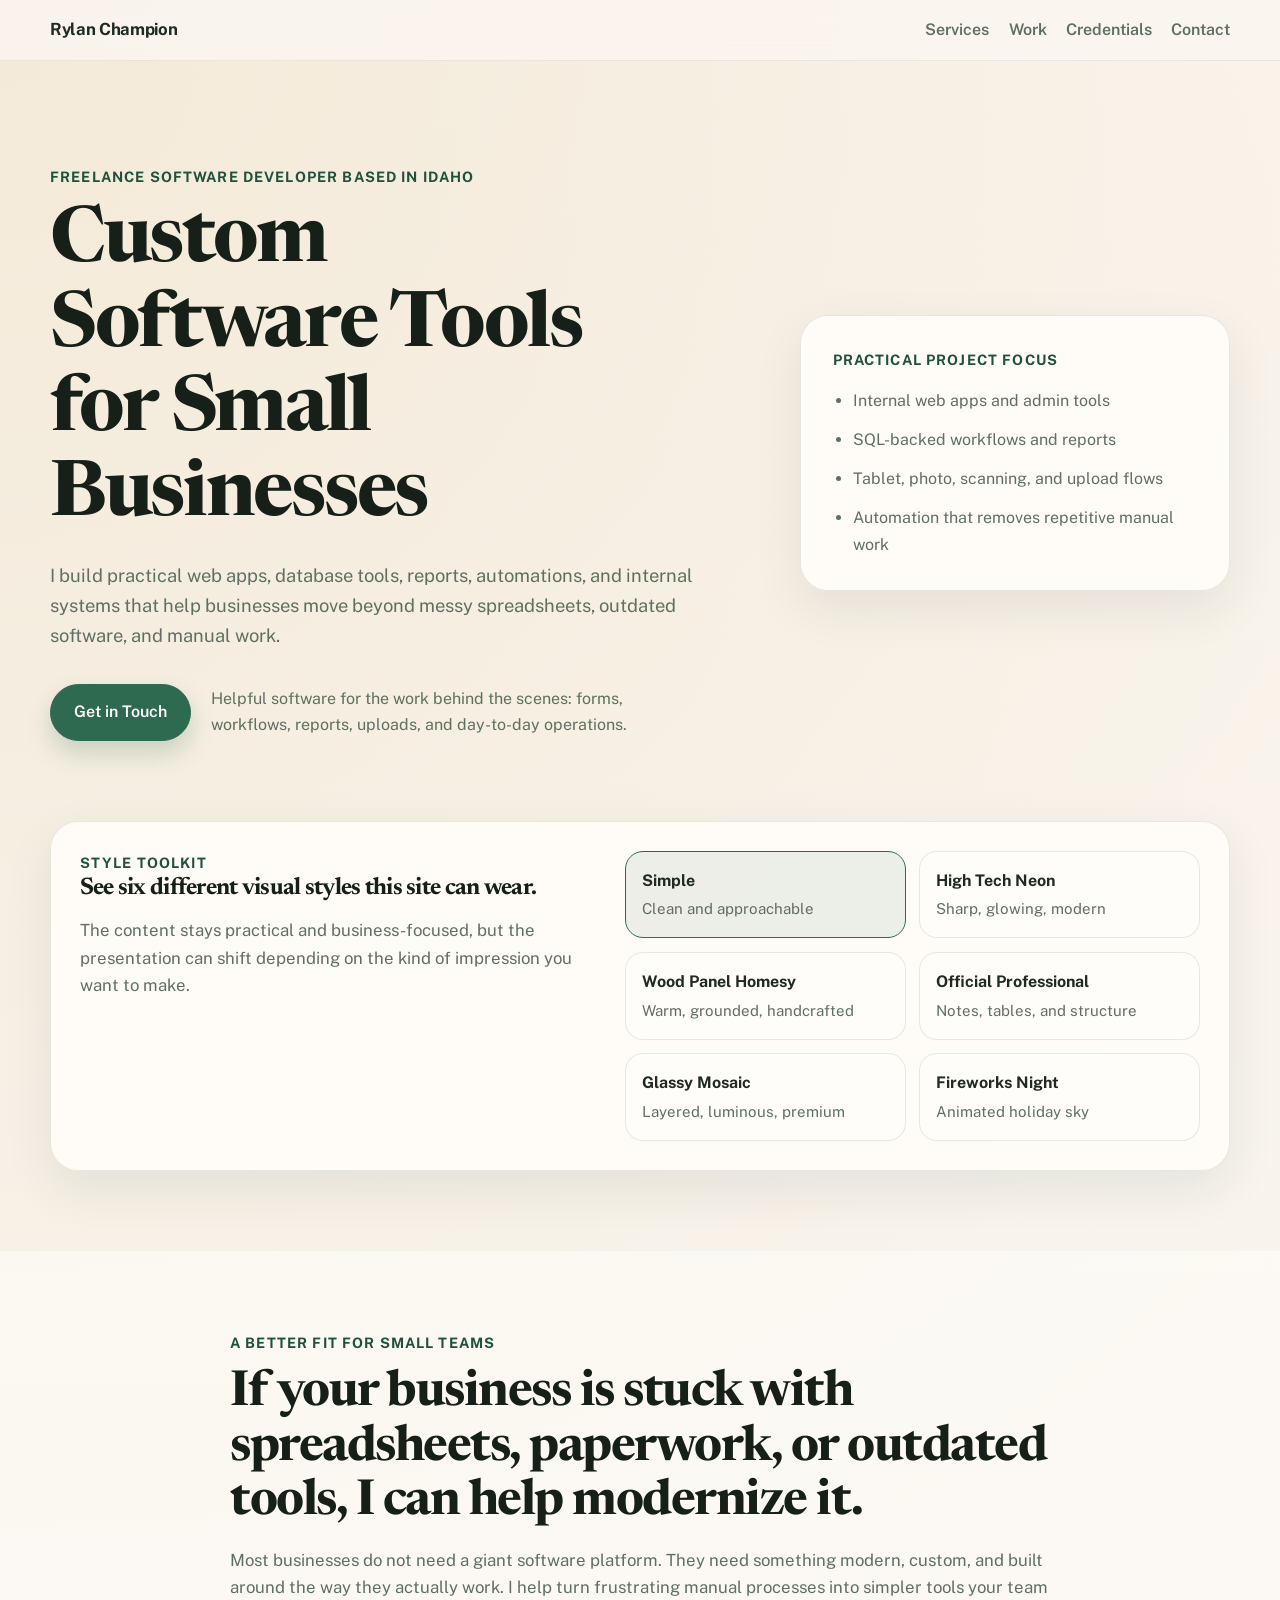
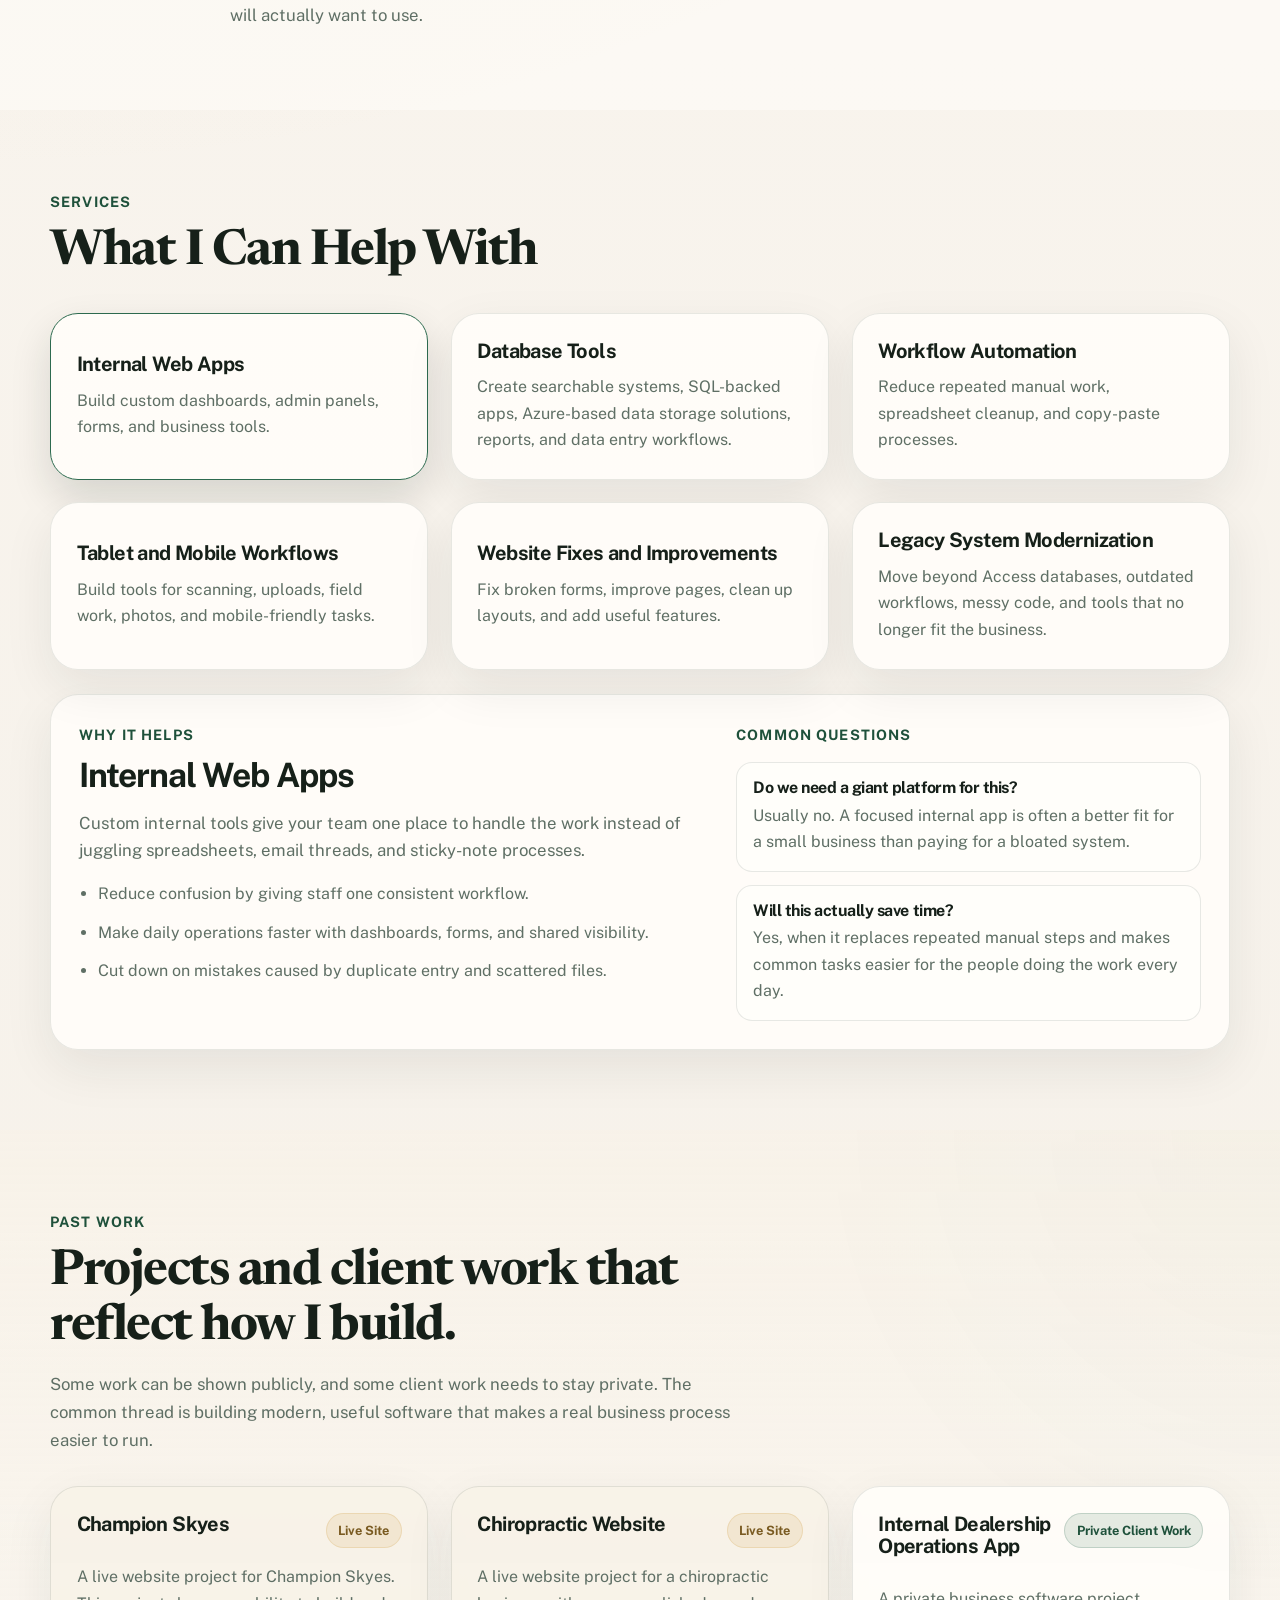
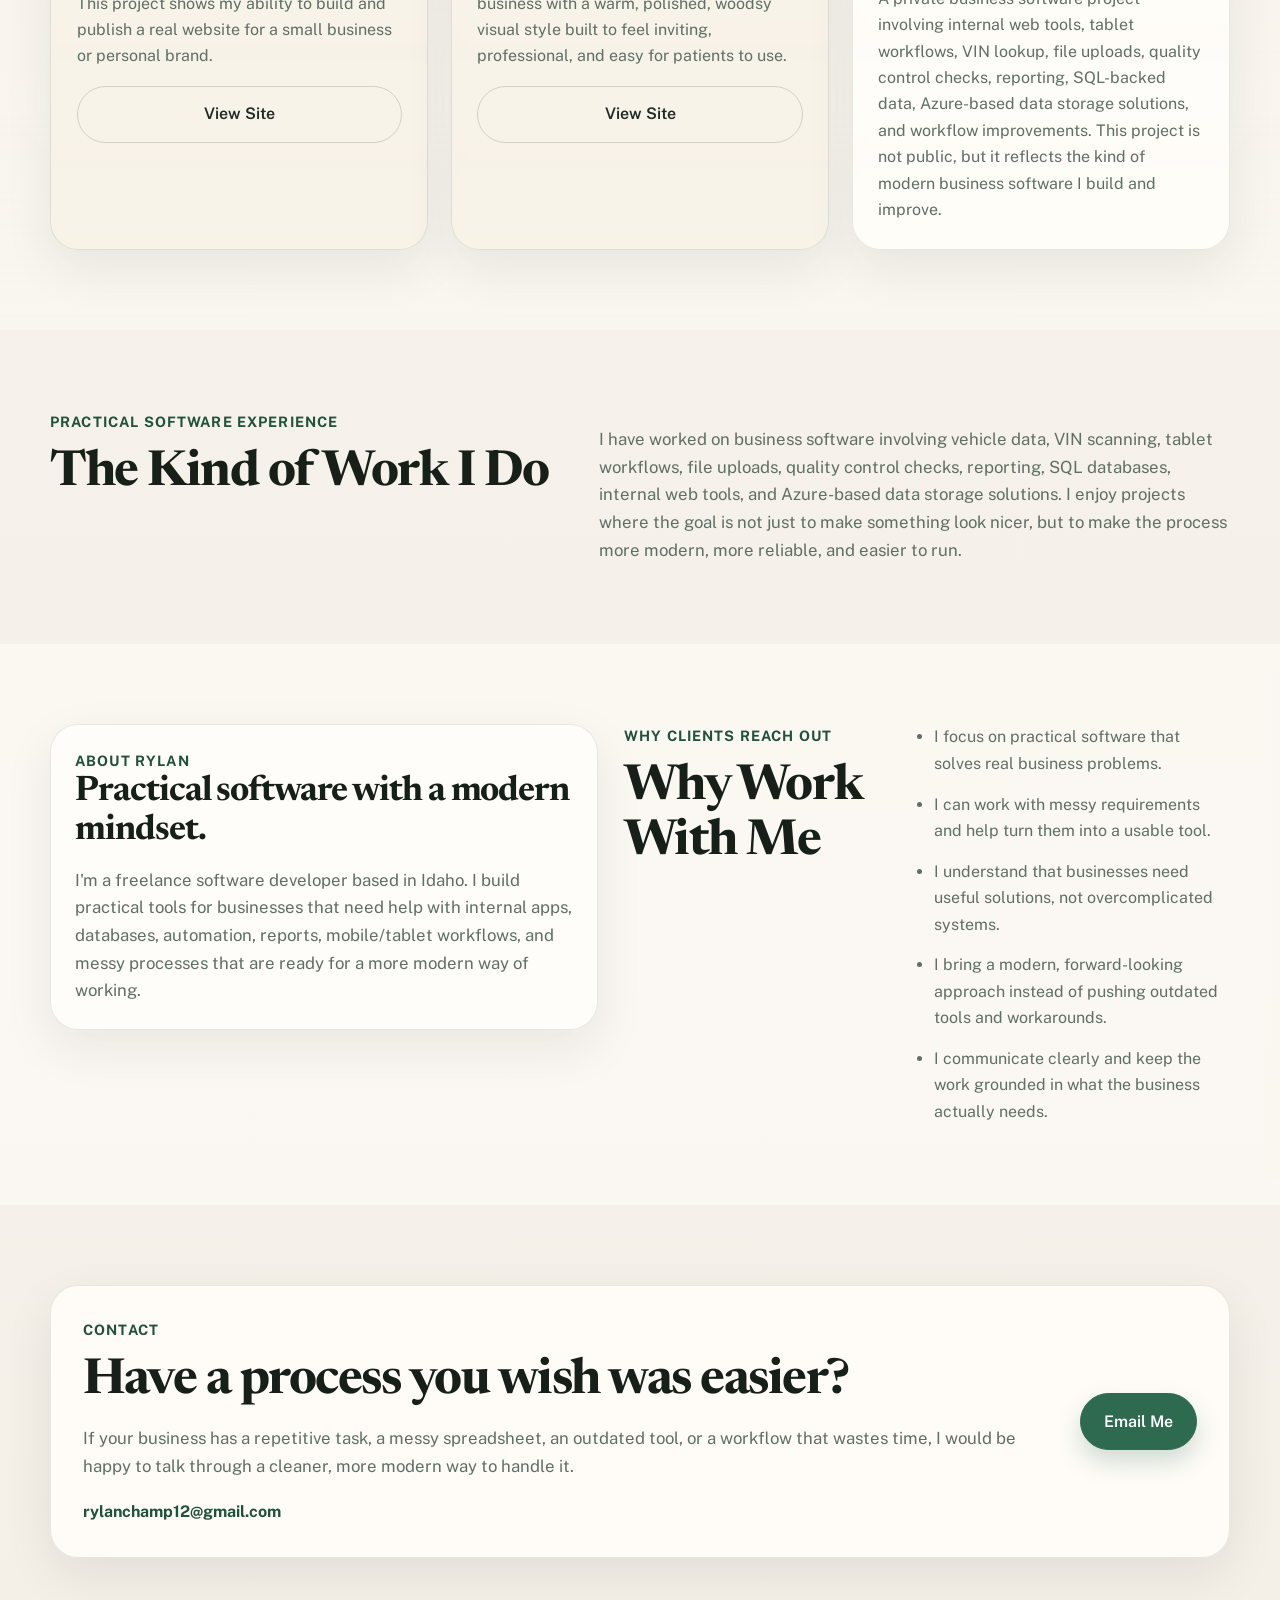
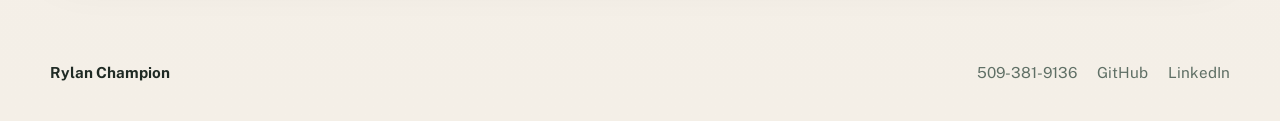
<file: docs/index.html>
<!DOCTYPE html>
<html lang="en">
<head>
    <meta charset="utf-8" />
    <meta name="viewport" content="width=device-width, initial-scale=1" />
    <title>Rylan Champion | Freelance Software Developer</title>
    <meta name="description" content="Freelance software developer building custom web apps, database tools, automation, reports, and internal software for small businesses." />
    <link rel="preconnect" href="https://fonts.googleapis.com" />
    <link rel="preconnect" href="https://fonts.gstatic.com" crossorigin />
    <link href="https://fonts.googleapis.com/css2?family=Newsreader:opsz,wght@6..72,600;6..72,700&family=Public+Sans:wght@400;500;600;700;800&display=swap" rel="stylesheet" />
    <link rel="stylesheet" href="./css/site.css" />
</head>
<body data-theme="simple">
    <canvas id="fireworks-background" class="fireworks-canvas" aria-hidden="true"></canvas>

    <header class="site-header">
        <nav class="site-nav">
            <div class="container site-shell nav-inner">
                <a class="site-brand" href="#top">Rylan Champion</a>
                <button class="site-nav-toggle" type="button" aria-expanded="false" aria-controls="site-nav-links" data-nav-toggle>
                    <span class="site-nav-toggle-label">Menu</span>
                </button>
                <div class="site-nav-menu" id="site-nav-links" data-nav-menu>
                    <ul class="site-nav-list">
                        <li><a class="site-nav-link" href="#services">Services</a></li>
                        <li><a class="site-nav-link" href="#work">Work</a></li>
                        <li><a class="site-nav-link" href="./credentials.html">Credentials</a></li>
                        <li><a class="site-nav-link" href="#contact">Contact</a></li>
                    </ul>
                </div>
            </div>
        </nav>
    </header>

    <main id="top">
        <section class="hero-section">
            <div class="container site-shell">
                <div class="hero-grid">
                    <div class="hero-copy">
                        <p class="eyebrow">Freelance Software Developer based in Idaho</p>
                        <h1>Custom Software Tools for Small Businesses</h1>
                        <p class="hero-lead">
                            I build practical web apps, database tools, reports, automations, and internal systems that help businesses move beyond messy spreadsheets, outdated software, and manual work.
                        </p>
                        <div class="hero-actions">
                            <button class="btn btn-primary btn-lg" type="button" data-email-trigger="hero">Get in Touch</button>
                            <p class="hero-supporting-text">Helpful software for the work behind the scenes: forms, workflows, reports, uploads, and day-to-day operations.</p>
                        </div>
                    </div>
                    <aside class="hero-panel" aria-label="Typical project focus areas">
                        <div class="hero-panel-card">
                            <p class="hero-panel-label">Practical project focus</p>
                            <ul class="hero-points">
                                <li>Internal web apps and admin tools</li>
                                <li>SQL-backed workflows and reports</li>
                                <li>Tablet, photo, scanning, and upload flows</li>
                                <li>Automation that removes repetitive manual work</li>
                            </ul>
                        </div>
                    </aside>
                </div>
            </div>
        </section>

        <section class="content-section theme-toolkit-section" aria-labelledby="theme-toolkit-title">
            <div class="container site-shell">
                <div class="theme-toolkit">
                    <div class="theme-toolkit-copy">
                        <p class="section-kicker">Style Toolkit</p>
                        <h2 id="theme-toolkit-title">See six different visual styles this site can wear.</h2>
                        <p class="section-text">
                            The content stays practical and business-focused, but the presentation can shift depending on the kind of impression you want to make.
                        </p>
                    </div>
                    <div class="theme-switcher" role="group" aria-label="Website style options">
                        <button class="theme-option is-active" type="button" data-theme-value="simple">
                            <span class="theme-option-name">Simple</span>
                            <span class="theme-option-note">Clean and approachable</span>
                        </button>
                        <button class="theme-option" type="button" data-theme-value="neon">
                            <span class="theme-option-name">High Tech Neon</span>
                            <span class="theme-option-note">Sharp, glowing, modern</span>
                        </button>
                        <button class="theme-option" type="button" data-theme-value="homestead">
                            <span class="theme-option-name">Wood Panel Homesy</span>
                            <span class="theme-option-note">Warm, grounded, handcrafted</span>
                        </button>
                        <button class="theme-option" type="button" data-theme-value="ledger">
                            <span class="theme-option-name">Official Professional</span>
                            <span class="theme-option-note">Notes, tables, and structure</span>
                        </button>
                        <button class="theme-option" type="button" data-theme-value="mosaic">
                            <span class="theme-option-name">Glassy Mosaic</span>
                            <span class="theme-option-note">Layered, luminous, premium</span>
                        </button>
                        <button class="theme-option" type="button" data-theme-value="fireworks">
                            <span class="theme-option-name">Fireworks Night</span>
                            <span class="theme-option-note">Animated holiday sky</span>
                        </button>
                    </div>
                </div>
            </div>
        </section>

        <section class="content-section section-muted">
            <div class="container site-shell narrow-section">
                <p class="section-kicker">A better fit for small teams</p>
                <h2>If your business is stuck with spreadsheets, paperwork, or outdated tools, I can help modernize it.</h2>
                <p class="section-text">
                    Most businesses do not need a giant software platform. They need something modern, custom, and built around the way they actually work. I help turn frustrating manual processes into simpler tools your team will actually want to use.
                </p>
            </div>
        </section>

        <section class="content-section" id="services">
            <div class="container site-shell">
                <div class="section-heading">
                    <p class="section-kicker">Services</p>
                    <h2>What I Can Help With</h2>
                </div>
                <div class="card-grid">
                    <button class="info-card service-card is-active" type="button" data-service-key="internal-web-apps" aria-pressed="true">
                        <h3>Internal Web Apps</h3>
                        <p>Build custom dashboards, admin panels, forms, and business tools.</p>
                    </button>
                    <button class="info-card service-card" type="button" data-service-key="database-tools" aria-pressed="false">
                        <h3>Database Tools</h3>
                        <p>Create searchable systems, SQL-backed apps, Azure-based data storage solutions, reports, and data entry workflows.</p>
                    </button>
                    <button class="info-card service-card" type="button" data-service-key="workflow-automation" aria-pressed="false">
                        <h3>Workflow Automation</h3>
                        <p>Reduce repeated manual work, spreadsheet cleanup, and copy-paste processes.</p>
                    </button>
                    <button class="info-card service-card" type="button" data-service-key="tablet-mobile-workflows" aria-pressed="false">
                        <h3>Tablet and Mobile Workflows</h3>
                        <p>Build tools for scanning, uploads, field work, photos, and mobile-friendly tasks.</p>
                    </button>
                    <button class="info-card service-card" type="button" data-service-key="website-fixes" aria-pressed="false">
                        <h3>Website Fixes and Improvements</h3>
                        <p>Fix broken forms, improve pages, clean up layouts, and add useful features.</p>
                    </button>
                    <button class="info-card service-card" type="button" data-service-key="legacy-cleanup" aria-pressed="false">
                        <h3>Legacy System Modernization</h3>
                        <p>Move beyond Access databases, outdated workflows, messy code, and tools that no longer fit the business.</p>
                    </button>
                </div>
                <div class="service-detail-card" id="service-detail" aria-live="polite">
                    <div class="service-detail-grid">
                        <div>
                            <p class="section-kicker">Why It Helps</p>
                            <h3 id="service-detail-title">Internal Web Apps</h3>
                            <p class="section-text" id="service-detail-summary">
                                Custom internal tools give your team one place to handle the work instead of jumping between spreadsheets, email threads, and workarounds.
                            </p>
                            <ul class="service-detail-list" id="service-detail-benefits">
                                <li>Reduce confusion by giving staff one consistent workflow.</li>
                                <li>Make day-to-day operations faster with forms, dashboards, and shared visibility.</li>
                                <li>Cut down on mistakes caused by copy-paste steps and scattered files.</li>
                            </ul>
                        </div>
                        <div>
                            <p class="section-kicker">Common Questions</p>
                            <div class="service-faq-list" id="service-detail-faqs">
                                <article class="service-faq-item">
                                    <h4>Do we need a huge system for this?</h4>
                                    <p>Usually no. Many small businesses only need a focused tool that matches the way they already work.</p>
                                </article>
                                <article class="service-faq-item">
                                    <h4>Will my team actually use it?</h4>
                                    <p>That is the goal. The point is to make work simpler, not add another bloated platform people avoid.</p>
                                </article>
                            </div>
                        </div>
                    </div>
                </div>
            </div>
        </section>

        <section class="content-section section-accent" id="work">
            <div class="container site-shell">
                <div class="section-heading">
                    <p class="section-kicker">Past Work</p>
                    <h2>Projects and client work that reflect how I build.</h2>
                    <p class="section-text">
                        Some work can be shown publicly, and some client work needs to stay private. The common thread is building modern, useful software that makes a real business process easier to run.
                    </p>
                </div>
                <div class="project-grid">
                    <article class="project-card project-card-muted">
                        <div class="project-card-header">
                            <h3>Champion Skyes</h3>
                            <span class="status-badge">Live Site</span>
                        </div>
                        <p>A live website project for Champion Skyes. This project shows my ability to build and publish a real website for a small business or personal brand.</p>
                        <a class="btn btn-outline-primary" href="https://championskyes.com/" target="_blank" rel="noreferrer">View Site</a>
                    </article>
                    <article class="project-card project-card-muted">
                        <div class="project-card-header">
                            <h3>Chiropractic Website</h3>
                            <span class="status-badge">Live Site</span>
                        </div>
                        <p>A live website project for a chiropractic business with a warm, polished, woodsy visual style built to feel inviting, professional, and easy for patients to use.</p>
                        <a class="btn btn-outline-primary" href="https://champion-family-chiro-preview.azurewebsites.net/" target="_blank" rel="noreferrer">View Site</a>
                    </article>
                    <article class="project-card">
                        <div class="project-card-header">
                            <h3>Internal Dealership Operations App</h3>
                            <span class="status-badge status-badge-secondary">Private Client Work</span>
                        </div>
                        <p>A private business software project involving internal web tools, tablet workflows, VIN lookup, file uploads, quality control checks, reporting, SQL-backed data, Azure-based data storage solutions, and workflow improvements. This project is not public, but it reflects the kind of modern business software I build and improve.</p>
                    </article>
                </div>
            </div>
        </section>

        <section class="content-section">
            <div class="container site-shell two-column-section">
                <div class="section-heading">
                    <p class="section-kicker">Practical software experience</p>
                    <h2>The Kind of Work I Do</h2>
                </div>
                <div>
                    <p class="section-text">
                        I have worked on business software involving vehicle data, VIN scanning, tablet workflows, file uploads, quality control checks, reporting, SQL databases, internal web tools, and Azure-based data storage solutions. I enjoy projects where the goal is not just to make something look nicer, but to make the process more modern, more reliable, and easier to run.
                    </p>
                </div>
            </div>
        </section>

        <section class="content-section section-muted">
            <div class="container site-shell about-why-grid">
                <article class="about-card about-card-no-photo" aria-labelledby="about-rylan-title">
                    <div class="about-copy">
                        <p class="section-kicker">About Rylan</p>
                        <h2 id="about-rylan-title">Practical software with a modern mindset.</h2>
                        <p class="section-text">
                            I'm a freelance software developer based in Idaho. I build practical tools for businesses that need help with internal apps, databases, automation, reports, mobile/tablet workflows, and messy processes that are ready for a more modern way of working.
                        </p>
                    </div>
                </article>
                <div class="two-column-section why-section">
                    <div class="section-heading">
                        <p class="section-kicker">Why clients reach out</p>
                        <h2>Why Work With Me</h2>
                    </div>
                    <ul class="benefit-list">
                        <li>I focus on practical software that solves real business problems.</li>
                        <li>I can work with messy requirements and help turn them into a usable tool.</li>
                        <li>I understand that businesses need useful solutions, not overcomplicated systems.</li>
                        <li>I bring a modern, forward-looking approach instead of pushing outdated tools and workarounds.</li>
                        <li>I communicate clearly and keep the work grounded in what the business actually needs.</li>
                    </ul>
                </div>
            </div>
        </section>

        <section class="content-section contact-section" id="contact">
            <div class="container site-shell">
                <div class="contact-card">
                    <div>
                        <p class="section-kicker">Contact</p>
                        <h2>Have a process you wish was easier?</h2>
                        <p class="section-text">
                            If your business has a repetitive task, a messy spreadsheet, an outdated tool, or a workflow that wastes time, I would be happy to talk through a cleaner, more modern way to handle it.
                        </p>
                        <a class="contact-link" href="mailto:rylanchamp12@gmail.com">rylanchamp12@gmail.com</a>
                    </div>
                    <div class="contact-actions">
                        <button class="btn btn-primary btn-lg" type="button" data-email-trigger="contact">Email Me</button>
                    </div>
                </div>
            </div>
        </section>
    </main>

    <footer class="site-footer">
        <div class="container site-shell footer-inner">
            <span class="footer-name">Rylan Champion</span>
            <div class="footer-links">
                <a href="tel:5093819136">509-381-9136</a>
                <a href="https://github.com/CodexChamp" target="_blank" rel="noreferrer">GitHub</a>
                <a href="https://www.linkedin.com/in/rylan-champion-a25611303/" target="_blank" rel="noreferrer">LinkedIn</a>
            </div>
        </div>
    </footer>

    <div class="email-choice-backdrop" id="email-choice-backdrop" hidden></div>
    <div class="email-choice-modal" id="email-choice-modal" role="dialog" aria-modal="true" aria-labelledby="email-choice-title" hidden>
        <button class="email-choice-close" type="button" id="email-choice-close" aria-label="Close contact options">&times;</button>
        <p class="section-kicker">Contact Options</p>
        <h2 id="email-choice-title">How would you like to send your message?</h2>
        <p class="section-text">Choose Gmail, Outlook, or your default email app.</p>
        <div class="email-choice-actions">
            <a class="email-choice-option" href="https://mail.google.com/mail/?view=cm&amp;fs=1&amp;to=rylanchamp12@gmail.com" target="_blank" rel="noreferrer">
                <span class="email-choice-name">Use Gmail</span>
                <span class="email-choice-note">Open a new Gmail compose window</span>
            </a>
            <a class="email-choice-option" href="https://outlook.office.com/mail/deeplink/compose?to=rylanchamp12@gmail.com" target="_blank" rel="noreferrer">
                <span class="email-choice-name">Use Outlook</span>
                <span class="email-choice-note">Open a new Outlook compose window</span>
            </a>
            <a class="email-choice-option" href="mailto:rylanchamp12@gmail.com">
                <span class="email-choice-name">Use Default Email App</span>
                <span class="email-choice-note">Open the email app already set on this device</span>
            </a>
        </div>
    </div>

    <script src="./js/site.js"></script>
</body>
</html>
</file>
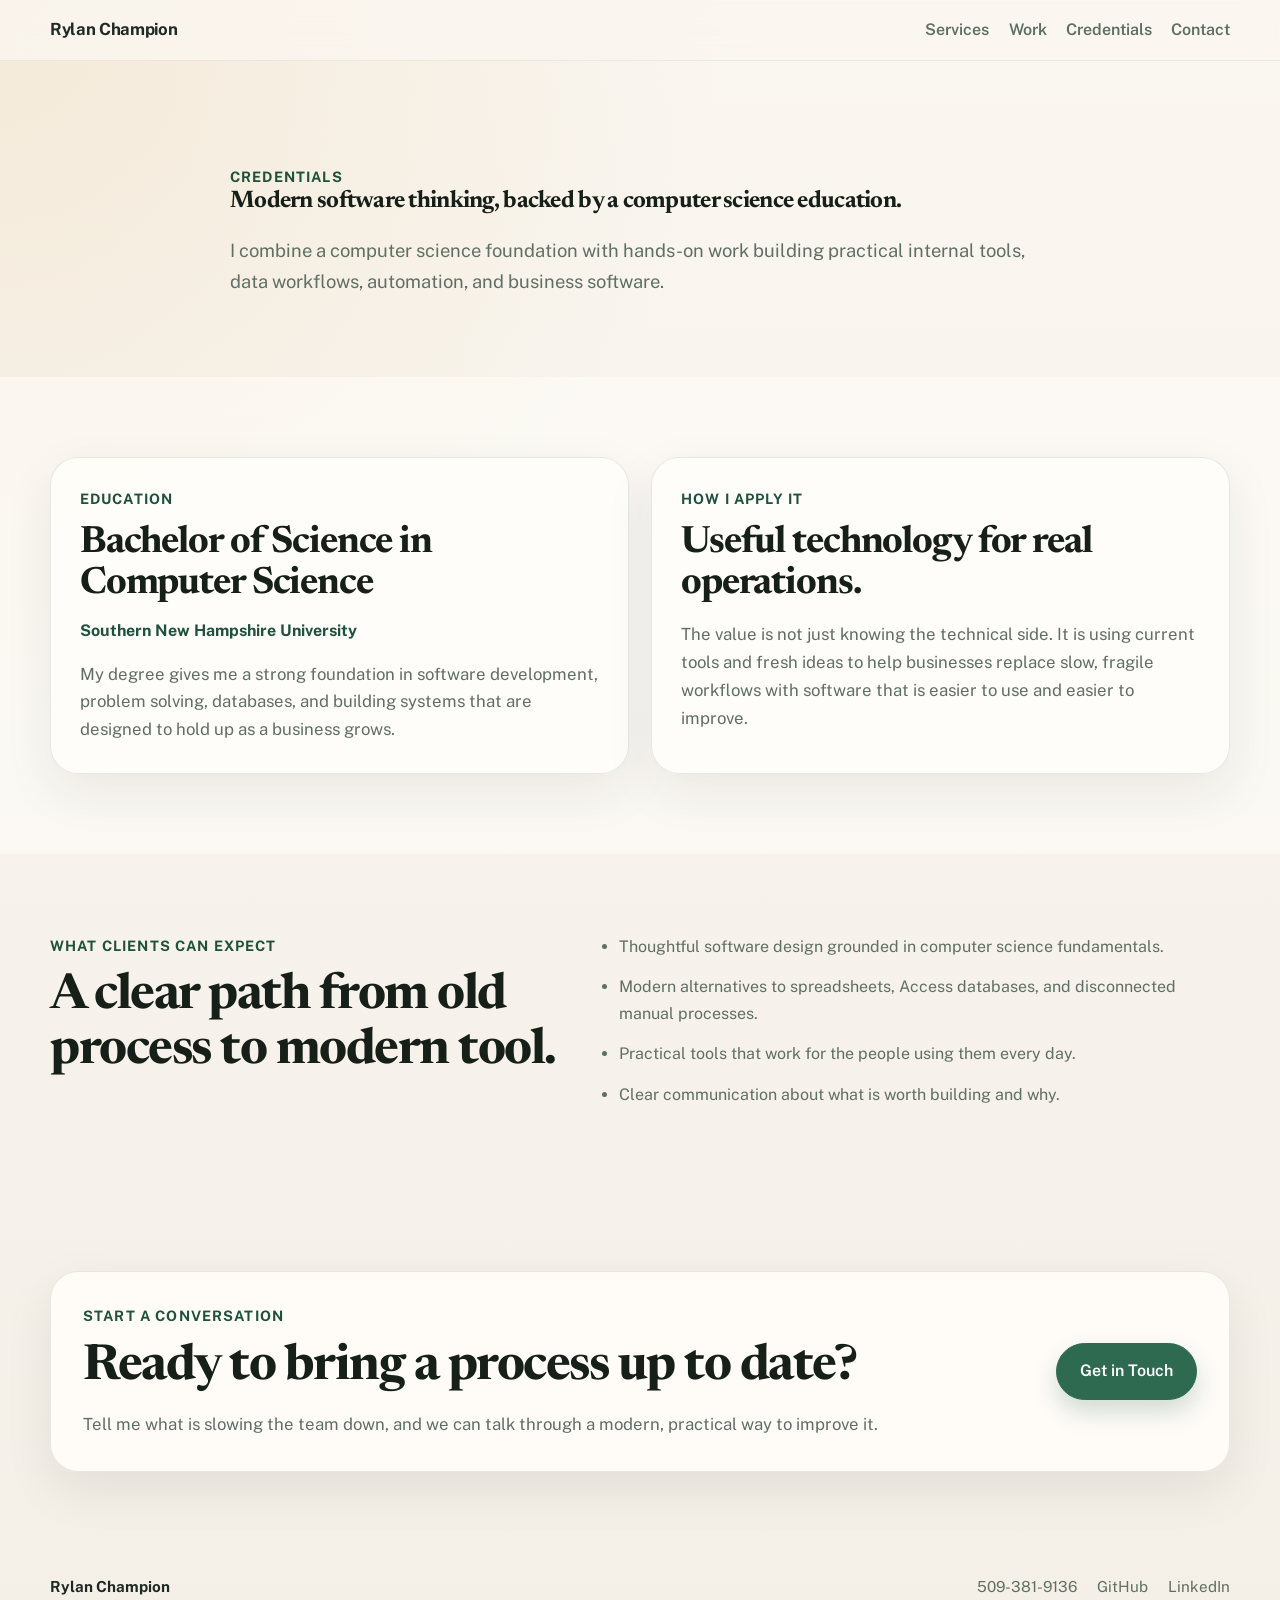
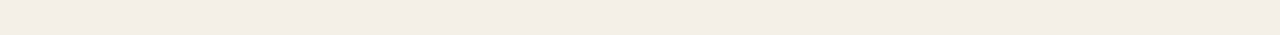
<file: docs/credentials.html>
<!DOCTYPE html>
<html lang="en">
<head>
    <meta charset="utf-8" />
    <meta name="viewport" content="width=device-width, initial-scale=1" />
    <title>Credentials | Rylan Champion</title>
    <meta name="description" content="Credentials and background for Rylan Champion, freelance software developer building modern business software." />
    <link rel="preconnect" href="https://fonts.googleapis.com" />
    <link rel="preconnect" href="https://fonts.gstatic.com" crossorigin />
    <link href="https://fonts.googleapis.com/css2?family=Newsreader:opsz,wght@6..72,600;6..72,700&family=Public+Sans:wght@400;500;600;700;800&display=swap" rel="stylesheet" />
    <link rel="stylesheet" href="./css/site.css" />
</head>
<body data-theme="simple">
    <canvas id="fireworks-background" class="fireworks-canvas" aria-hidden="true"></canvas>

    <header class="site-header">
        <nav class="site-nav">
            <div class="container site-shell nav-inner">
                <a class="site-brand" href="./index.html#top">Rylan Champion</a>
                <button class="site-nav-toggle" type="button" aria-expanded="false" aria-controls="site-nav-links" data-nav-toggle>
                    <span class="site-nav-toggle-label">Menu</span>
                </button>
                <div class="site-nav-menu" id="site-nav-links" data-nav-menu>
                    <ul class="site-nav-list">
                        <li><a class="site-nav-link" href="./index.html#services">Services</a></li>
                        <li><a class="site-nav-link" href="./index.html#work">Work</a></li>
                        <li><a class="site-nav-link" href="./credentials.html" aria-current="page">Credentials</a></li>
                        <li><a class="site-nav-link" href="./index.html#contact">Contact</a></li>
                    </ul>
                </div>
            </div>
        </nav>
    </header>

    <main id="top">
        <section class="hero-section credentials-hero">
            <div class="container site-shell narrow-section">
                <p class="eyebrow">Credentials</p>
                <h1>Modern software thinking, backed by a computer science education.</h1>
                <p class="hero-lead">
                    I combine a computer science foundation with hands-on work building practical internal tools, data workflows, automation, and business software.
                </p>
            </div>
        </section>

        <section class="content-section section-muted">
            <div class="container site-shell credentials-grid">
                <article class="credential-card">
                    <p class="section-kicker">Education</p>
                    <h2>Bachelor of Science in Computer Science</h2>
                    <p class="credential-school">Southern New Hampshire University</p>
                    <p class="section-text">
                        My degree gives me a strong foundation in software development, problem solving, databases, and building systems that are designed to hold up as a business grows.
                    </p>
                </article>
                <article class="credential-card">
                    <p class="section-kicker">How I Apply It</p>
                    <h2>Useful technology for real operations.</h2>
                    <p class="section-text">
                        The value is not just knowing the technical side. It is using current tools and fresh ideas to help businesses replace slow, fragile workflows with software that is easier to use and easier to improve.
                    </p>
                </article>
            </div>
        </section>

        <section class="content-section">
            <div class="container site-shell two-column-section">
                <div class="section-heading">
                    <p class="section-kicker">What Clients Can Expect</p>
                    <h2>A clear path from old process to modern tool.</h2>
                </div>
                <ul class="benefit-list">
                    <li>Thoughtful software design grounded in computer science fundamentals.</li>
                    <li>Modern alternatives to spreadsheets, Access databases, and disconnected manual processes.</li>
                    <li>Practical tools that work for the people using them every day.</li>
                    <li>Clear communication about what is worth building and why.</li>
                </ul>
            </div>
        </section>

        <section class="content-section contact-section" id="contact">
            <div class="container site-shell">
                <div class="contact-card">
                    <div>
                        <p class="section-kicker">Start a Conversation</p>
                        <h2>Ready to bring a process up to date?</h2>
                        <p class="section-text">Tell me what is slowing the team down, and we can talk through a modern, practical way to improve it.</p>
                    </div>
                    <div class="contact-actions">
                        <button class="btn btn-primary btn-lg" type="button" data-email-trigger="credentials">Get in Touch</button>
                    </div>
                </div>
            </div>
        </section>
    </main>

    <footer class="site-footer">
        <div class="container site-shell footer-inner">
            <span class="footer-name">Rylan Champion</span>
            <div class="footer-links">
                <a href="tel:5093819136">509-381-9136</a>
                <a href="https://github.com/CodexChamp" target="_blank" rel="noreferrer">GitHub</a>
                <a href="https://www.linkedin.com/in/rylan-champion-a25611303/" target="_blank" rel="noreferrer">LinkedIn</a>
            </div>
        </div>
    </footer>

    <div class="email-choice-backdrop" id="email-choice-backdrop" hidden></div>
    <div class="email-choice-modal" id="email-choice-modal" role="dialog" aria-modal="true" aria-labelledby="email-choice-title" hidden>
        <button class="email-choice-close" type="button" id="email-choice-close" aria-label="Close contact options">&times;</button>
        <p class="section-kicker">Contact Options</p>
        <h2 id="email-choice-title">How would you like to send your message?</h2>
        <p class="section-text">Choose Gmail, Outlook, or your default email app.</p>
        <div class="email-choice-actions">
            <a class="email-choice-option" href="https://mail.google.com/mail/?view=cm&amp;fs=1&amp;to=rylanchamp12@gmail.com" target="_blank" rel="noreferrer">
                <span class="email-choice-name">Use Gmail</span>
                <span class="email-choice-note">Open a new Gmail compose window</span>
            </a>
            <a class="email-choice-option" href="https://outlook.office.com/mail/deeplink/compose?to=rylanchamp12@gmail.com" target="_blank" rel="noreferrer">
                <span class="email-choice-name">Use Outlook</span>
                <span class="email-choice-note">Open a new Outlook compose window</span>
            </a>
            <a class="email-choice-option" href="mailto:rylanchamp12@gmail.com">
                <span class="email-choice-name">Use Default Email App</span>
                <span class="email-choice-note">Open the email app already set on this device</span>
            </a>
        </div>
    </div>

    <script src="./js/site.js"></script>
</body>
</html>
</file>
<file: docs/css/site.css>
:root {
  --bg: #f4efe7;
  --surface: #fffdf9;
  --surface-soft: #f8f2e8;
  --surface-strong: rgba(255, 253, 249, 0.92);
  --text: #1f2a24;
  --muted: #5f6f65;
  --line: rgba(57, 74, 65, 0.12);
  --line-strong: rgba(57, 74, 65, 0.2);
  --primary: #2d6a4f;
  --primary-deep: #1f513b;
  --accent: #d9b26c;
  --shadow: 0 18px 50px rgba(27, 42, 35, 0.08);
  --radius-xl: 28px;
  --hero-overlay: radial-gradient(circle at top left, rgba(217, 178, 108, 0.18), transparent 35%);
  --body-gradient: linear-gradient(180deg, #faf6f0 0%, var(--bg) 100%);
  --header-bg: rgba(250, 246, 240, 0.82);
  --muted-section-bg: rgba(255, 253, 249, 0.55);
  --accent-section-bg: linear-gradient(180deg, rgba(248, 242, 232, 0.78), rgba(255, 253, 249, 0.4)),
    radial-gradient(circle at top right, rgba(45, 106, 79, 0.08), transparent 32%);
  --panel-border-style: solid;
  --panel-backdrop: blur(14px);
  --heading-font: "Newsreader", Georgia, serif;
  --body-font: "Public Sans", "Segoe UI", sans-serif;
  --body-pattern: none;
}

*,
*::before,
*::after {
  box-sizing: border-box;
}

html {
  font-size: 16px;
  scroll-behavior: smooth;
}

body {
  margin: 0;
  min-height: 100vh;
  background:
    var(--body-pattern),
    var(--hero-overlay),
    var(--body-gradient);
  color: var(--text);
  font-family: var(--body-font);
  line-height: 1.65;
  transition: background 250ms ease, color 250ms ease;
  position: relative;
}

button,
a,
input,
textarea,
select {
  font: inherit;
}

button {
  cursor: pointer;
}

.container {
  width: min(100% - 2rem, 1180px);
  margin: 0 auto;
}

.site-shell {
  max-width: 1180px;
}

.fireworks-canvas {
  position: fixed;
  inset: 0;
  width: 100%;
  height: 100%;
  pointer-events: none;
  opacity: 0;
  z-index: 0;
  transition: opacity 220ms ease;
}

.hero-section,
.content-section,
.site-header,
.site-footer {
  position: relative;
  z-index: 1;
}

h1,
h2,
h3,
h4 {
  color: #162019;
  letter-spacing: -0.03em;
  line-height: 1.1;
  margin: 0;
}

h1,
h2 {
  font-family: var(--heading-font);
}

p,
ul {
  margin: 0;
}

a {
  color: inherit;
}

.btn {
  display: inline-flex;
  align-items: center;
  justify-content: center;
  border-radius: 999px;
  font-weight: 600;
  padding: 0.9rem 1.45rem;
  border: 1px solid transparent;
  text-decoration: none;
  transition: transform 180ms ease, box-shadow 180ms ease, background-color 180ms ease, border-color 180ms ease;
}

.btn-lg {
  min-height: 3.4rem;
}

.btn:hover,
.btn:focus-visible {
  transform: translateY(-1px);
}

.btn-primary {
  background-color: var(--primary);
  border-color: var(--primary);
  color: #fff;
  box-shadow: 0 12px 24px rgba(45, 106, 79, 0.22);
}

.btn-primary:hover,
.btn-primary:focus-visible,
.btn-primary:active {
  background-color: var(--primary-deep);
  border-color: var(--primary-deep);
}

.btn-outline-primary {
  border-color: var(--line-strong);
  color: var(--text);
  background-color: transparent;
}

.btn-outline-primary:hover,
.btn-outline-primary:focus-visible {
  background-color: var(--surface-soft);
  border-color: var(--primary);
  color: var(--text);
}

.btn:focus-visible,
.site-nav-link:focus-visible,
.site-nav-toggle:focus-visible,
.theme-option:focus-visible,
.service-card:focus-visible,
.email-choice-close:focus-visible,
.email-choice-option:focus-visible {
  box-shadow: 0 0 0 0.18rem rgba(217, 178, 108, 0.3);
  outline: none;
}

.site-header {
  position: sticky;
  top: 0;
  z-index: 1000;
  backdrop-filter: var(--panel-backdrop);
  background-color: var(--header-bg);
  border-bottom: 1px solid rgba(57, 74, 65, 0.08);
}

.site-nav {
  padding: 1rem 0;
}

.nav-inner {
  display: flex;
  align-items: center;
  justify-content: space-between;
  gap: 1rem;
}

.site-brand {
  font-weight: 700;
  font-size: 1.05rem;
  letter-spacing: -0.02em;
  color: var(--text);
  text-decoration: none;
}

.site-brand:hover {
  color: var(--text);
}

.site-nav-menu {
  display: flex;
  align-items: center;
}

.site-nav-list {
  display: flex;
  align-items: center;
  gap: 0.6rem 1.2rem;
  list-style: none;
  padding: 0;
  margin: 0;
}

.site-nav-link {
  color: var(--muted);
  font-weight: 600;
  text-decoration: none;
}

.site-nav-link:hover {
  color: var(--text);
}

.site-nav-toggle {
  display: none;
  border: 1px solid var(--line-strong);
  background: rgba(255, 255, 255, 0.2);
  color: var(--text);
  border-radius: 999px;
  padding: 0.7rem 1rem;
}

.site-nav-toggle-label {
  display: block;
  font-weight: 700;
  line-height: 1;
}

.hero-section,
.content-section {
  padding: 5rem 0;
}

.hero-section {
  padding-top: 6.5rem;
}

.hero-grid {
  display: grid;
  gap: 2rem;
  align-items: center;
  grid-template-columns: minmax(0, 1.25fr) minmax(280px, 0.75fr);
}

.eyebrow,
.section-kicker,
.hero-panel-label {
  color: var(--primary-deep);
  font-size: 0.9rem;
  font-weight: 700;
  letter-spacing: 0.08em;
  text-transform: uppercase;
}

.hero-copy h1 {
  font-size: clamp(2.75rem, 6vw, 4.9rem);
  max-width: 12ch;
  margin-top: 0.8rem;
}

.hero-lead {
  color: var(--muted);
  font-size: 1.15rem;
  max-width: 42rem;
  margin-top: 1.35rem;
}

.hero-actions {
  margin-top: 2rem;
  display: flex;
  flex-wrap: wrap;
  align-items: center;
  gap: 1rem 1.25rem;
}

.hero-supporting-text {
  color: var(--muted);
  max-width: 28rem;
}

.hero-panel-card,
.info-card,
.project-card,
.contact-card {
  background: var(--surface-strong);
  border: 1px var(--panel-border-style) var(--line);
  border-radius: var(--radius-xl);
  box-shadow: var(--shadow);
}

.hero-panel-card {
  padding: 2rem;
}

.hero-points {
  margin: 1rem 0 0;
  padding-left: 1.25rem;
  color: var(--muted);
}

.hero-points li + li {
  margin-top: 0.8rem;
}

.section-muted {
  background-color: var(--muted-section-bg);
}

.section-accent {
  background: var(--accent-section-bg);
}

.narrow-section {
  max-width: 820px;
}

.credentials-hero .hero-lead {
  max-width: 52rem;
}

.credentials-grid {
  display: grid;
  grid-template-columns: repeat(2, minmax(0, 1fr));
  gap: 1.4rem;
}

.credential-card {
  padding: 1.8rem;
  background: var(--surface-strong);
  border: 1px var(--panel-border-style) var(--line);
  border-radius: var(--radius-xl);
  box-shadow: var(--shadow);
}

.credential-card h2 {
  font-size: clamp(1.7rem, 3vw, 2.35rem);
  margin-top: 0.75rem;
}

.credential-school {
  margin-top: 0.8rem;
  color: var(--primary-deep);
  font-weight: 700;
}

.section-heading {
  max-width: 44rem;
  margin-bottom: 2rem;
}

.section-heading h2,
.narrow-section h2,
.contact-card h2,
.email-choice-modal h2 {
  font-size: clamp(2rem, 4vw, 3.1rem);
  margin-top: 0.8rem;
}

.section-text {
  color: var(--muted);
  font-size: 1.05rem;
  margin-top: 1rem;
}

.card-grid,
.project-grid {
  display: grid;
  gap: 1.4rem;
}

.theme-toolkit-section {
  padding-top: 0;
}

.theme-toolkit {
  display: grid;
  gap: 1.5rem;
  grid-template-columns: minmax(0, 0.95fr) minmax(0, 1.05fr);
  align-items: start;
  padding: 1.8rem;
  background: var(--surface-strong);
  border: 1px var(--panel-border-style) var(--line);
  border-radius: var(--radius-xl);
  box-shadow: var(--shadow);
}

.theme-switcher {
  display: grid;
  gap: 0.85rem;
  grid-template-columns: repeat(2, minmax(0, 1fr));
}

.theme-option {
  text-align: left;
  border: 1px solid var(--line);
  background: rgba(255, 255, 255, 0.35);
  color: var(--text);
  border-radius: 18px;
  padding: 1rem 1rem 0.95rem;
  transition: transform 180ms ease, border-color 180ms ease, box-shadow 180ms ease, background-color 180ms ease;
}

.theme-option:hover,
.theme-option:focus-visible {
  transform: translateY(-1px);
  border-color: var(--primary);
  box-shadow: 0 12px 28px rgba(21, 37, 30, 0.08);
}

.theme-option.is-active {
  border-color: var(--primary);
  background: rgba(45, 106, 79, 0.09);
}

.theme-option-name,
.theme-option-note {
  display: block;
}

.theme-option-name {
  font-weight: 700;
}

.theme-option-note {
  color: var(--muted);
  font-size: 0.94rem;
  margin-top: 0.2rem;
}

.card-grid,
.project-grid {
  grid-template-columns: repeat(3, minmax(0, 1fr));
}

.info-card,
.project-card {
  padding: 1.6rem;
}

.service-card {
  text-align: left;
  width: 100%;
  cursor: pointer;
  transition: transform 180ms ease, box-shadow 180ms ease, border-color 180ms ease, background-color 180ms ease;
}

.service-card:hover,
.service-card:focus-visible {
  transform: translateY(-2px);
  border-color: var(--primary);
  box-shadow: 0 16px 36px rgba(24, 34, 28, 0.12);
}

.service-card.is-active {
  border-color: var(--primary);
  box-shadow: 0 18px 40px rgba(24, 34, 28, 0.14);
}

.info-card h3,
.project-card h3 {
  font-size: 1.25rem;
  margin-bottom: 0.8rem;
}

.info-card p,
.project-card p {
  color: var(--muted);
}

.service-detail-card {
  margin-top: 1.5rem;
  padding: 1.75rem;
  background: var(--surface-strong);
  border: 1px var(--panel-border-style) var(--line);
  border-radius: var(--radius-xl);
  box-shadow: var(--shadow);
}

.service-detail-grid {
  display: grid;
  gap: 1.75rem;
  grid-template-columns: minmax(0, 1.15fr) minmax(0, 0.85fr);
}

.service-detail-card h3 {
  font-size: clamp(1.5rem, 2.8vw, 2.1rem);
  margin-top: 0.65rem;
}

.service-detail-list {
  margin: 1rem 0 0;
  padding-left: 1.2rem;
  color: var(--muted);
}

.service-detail-list li + li {
  margin-top: 0.75rem;
}

.service-faq-list {
  display: grid;
  gap: 0.85rem;
  margin-top: 1rem;
}

.service-faq-item {
  padding: 1rem 1rem 0.95rem;
  background: rgba(255, 255, 255, 0.36);
  border: 1px solid var(--line);
  border-radius: 16px;
}

.service-faq-item h4 {
  font-size: 1rem;
  margin: 0 0 0.35rem;
}

.service-faq-item p {
  color: var(--muted);
}

.project-card {
  display: flex;
  flex-direction: column;
  gap: 1rem;
  min-height: 100%;
}

.project-card-header {
  display: flex;
  gap: 0.75rem;
  justify-content: space-between;
  align-items: flex-start;
}

.project-card-muted {
  background: rgba(248, 242, 232, 0.92);
}

.status-badge {
  display: inline-flex;
  align-items: center;
  white-space: nowrap;
  padding: 0.38rem 0.72rem;
  border-radius: 999px;
  background-color: rgba(217, 178, 108, 0.18);
  color: #7a5b22;
  border: 1px solid rgba(217, 178, 108, 0.3);
  font-size: 0.8rem;
  font-weight: 700;
}

.status-badge-secondary {
  background-color: rgba(45, 106, 79, 0.12);
  color: var(--primary-deep);
  border-color: rgba(45, 106, 79, 0.2);
}

.two-column-section {
  display: grid;
  gap: 2rem;
  grid-template-columns: minmax(0, 0.9fr) minmax(0, 1.1fr);
  align-items: start;
}

.about-why-grid {
  display: grid;
  gap: 1.6rem;
  grid-template-columns: minmax(320px, 0.95fr) minmax(0, 1.05fr);
  align-items: start;
}

.about-card {
  display: grid;
  gap: 1.25rem;
  grid-template-columns: 180px minmax(0, 1fr);
  align-items: start;
  padding: 1.5rem;
  background: var(--surface-strong);
  border: 1px var(--panel-border-style) var(--line);
  border-radius: var(--radius-xl);
  box-shadow: var(--shadow);
}

.about-card-no-photo {
  grid-template-columns: 1fr;
}

.about-photo-wrap {
  width: 180px;
}

.about-photo {
  width: 100%;
  aspect-ratio: 4 / 5;
  object-fit: cover;
  border-radius: 18px;
  display: block;
  border: 1px solid var(--line);
  box-shadow: 0 10px 24px rgba(24, 34, 28, 0.1);
}

.about-copy h2 {
  font-size: clamp(1.55rem, 3vw, 2.2rem);
}

.why-section {
  min-width: 0;
}

.benefit-list {
  padding-left: 1.25rem;
  color: var(--muted);
}

.benefit-list li + li {
  margin-top: 0.9rem;
}

.contact-card {
  padding: 2rem;
  display: grid;
  gap: 1.5rem;
  grid-template-columns: minmax(0, 1.4fr) auto;
  align-items: center;
}

.contact-link {
  display: inline-block;
  margin-top: 1.15rem;
  color: var(--primary-deep);
  font-weight: 700;
  text-decoration: none;
}

.contact-link:hover {
  text-decoration: underline;
}

.contact-actions {
  display: flex;
  justify-content: flex-end;
}

.email-choice-backdrop {
  position: fixed;
  inset: 0;
  background: rgba(13, 20, 33, 0.46);
  z-index: 1040;
}

.email-choice-modal {
  position: fixed;
  top: 50%;
  left: 50%;
  width: min(92vw, 560px);
  transform: translate(-50%, -50%);
  padding: 1.6rem;
  background: var(--surface-strong);
  border: 1px var(--panel-border-style) var(--line);
  border-radius: var(--radius-xl);
  box-shadow: 0 28px 70px rgba(12, 20, 28, 0.2);
  z-index: 1050;
}

.email-choice-close {
  position: absolute;
  top: 0.85rem;
  right: 0.95rem;
  width: 2rem;
  height: 2rem;
  border: 0;
  border-radius: 999px;
  background: transparent;
  color: var(--muted);
  font-size: 1.4rem;
  line-height: 1;
}

.email-choice-actions {
  display: grid;
  gap: 0.85rem;
  margin-top: 1.25rem;
}

.email-choice-option {
  display: block;
  padding: 1rem 1rem 0.95rem;
  background: rgba(255, 255, 255, 0.42);
  border: 1px solid var(--line);
  border-radius: 16px;
  text-decoration: none;
  transition: transform 180ms ease, border-color 180ms ease, box-shadow 180ms ease;
}

.email-choice-option:hover,
.email-choice-option:focus-visible,
.email-choice-close:hover,
.email-choice-close:focus-visible {
  transform: translateY(-1px);
}

.email-choice-option:hover,
.email-choice-option:focus-visible {
  border-color: var(--primary);
  box-shadow: 0 14px 30px rgba(17, 29, 24, 0.1);
}

.email-choice-name,
.email-choice-note {
  display: block;
}

.email-choice-name {
  font-weight: 700;
  color: var(--text);
}

.email-choice-note {
  margin-top: 0.2rem;
  color: var(--muted);
  font-size: 0.94rem;
}

.site-footer {
  padding: 1.35rem 0 2.25rem;
}

.footer-inner {
  display: flex;
  justify-content: space-between;
  align-items: center;
  gap: 1rem;
  color: var(--muted);
  font-size: 0.95rem;
}

.footer-name {
  font-weight: 700;
  color: var(--text);
}

.footer-links {
  display: flex;
  flex-wrap: wrap;
  justify-content: flex-end;
  gap: 0.9rem 1.25rem;
}

.footer-links a {
  color: var(--muted);
  text-decoration: none;
}

.footer-links a:hover {
  text-decoration: underline;
}

body[data-theme="simple"] {
  --bg: #f4efe7;
  --surface: #fffdf9;
  --surface-soft: #f8f2e8;
  --surface-strong: rgba(255, 253, 249, 0.92);
  --text: #1f2a24;
  --muted: #5f6f65;
  --line: rgba(57, 74, 65, 0.12);
  --line-strong: rgba(57, 74, 65, 0.2);
  --primary: #2d6a4f;
  --primary-deep: #1f513b;
  --accent: #d9b26c;
  --shadow: 0 18px 50px rgba(27, 42, 35, 0.08);
  --hero-overlay: radial-gradient(circle at top left, rgba(217, 178, 108, 0.18), transparent 35%);
  --body-gradient: linear-gradient(180deg, #faf6f0 0%, var(--bg) 100%);
  --header-bg: rgba(250, 246, 240, 0.82);
  --muted-section-bg: rgba(255, 253, 249, 0.55);
  --accent-section-bg: linear-gradient(180deg, rgba(248, 242, 232, 0.78), rgba(255, 253, 249, 0.4)),
    radial-gradient(circle at top right, rgba(45, 106, 79, 0.08), transparent 32%);
  --panel-border-style: solid;
  --panel-backdrop: blur(14px);
  --heading-font: "Newsreader", Georgia, serif;
  --body-font: "Public Sans", "Segoe UI", sans-serif;
  --body-pattern: none;
}

body[data-theme="neon"] {
  --bg: #08111f;
  --surface: #0f1b2f;
  --surface-soft: #12253d;
  --surface-strong: rgba(10, 22, 40, 0.84);
  --text: #e8f7ff;
  --muted: #98c6d8;
  --line: rgba(94, 241, 255, 0.2);
  --line-strong: rgba(94, 241, 255, 0.42);
  --primary: #8f7cff;
  --primary-deep: #6d59ff;
  --accent: #ff57c1;
  --shadow: 0 0 0 1px rgba(94, 241, 255, 0.16), 0 24px 60px rgba(3, 7, 18, 0.55);
  --hero-overlay: radial-gradient(circle at top left, rgba(94, 241, 255, 0.16), transparent 30%);
  --body-gradient: linear-gradient(180deg, #0a1020 0%, #040814 100%);
  --header-bg: rgba(5, 12, 24, 0.72);
  --muted-section-bg: rgba(11, 21, 38, 0.58);
  --accent-section-bg: linear-gradient(180deg, rgba(17, 31, 54, 0.85), rgba(7, 13, 24, 0.7)),
    radial-gradient(circle at top right, rgba(255, 87, 193, 0.18), transparent 30%);
  --panel-border-style: solid;
  --panel-backdrop: blur(18px);
  --heading-font: "Public Sans", "Segoe UI", sans-serif;
  --body-font: "Public Sans", "Segoe UI", sans-serif;
  --body-pattern: linear-gradient(rgba(94, 241, 255, 0.05) 1px, transparent 1px),
    linear-gradient(90deg, rgba(94, 241, 255, 0.05) 1px, transparent 1px);
  background-size: auto, auto, auto, 34px 34px, 34px 34px;
}

body[data-theme="homestead"] {
  --bg: #efe2d0;
  --surface: #f8eee2;
  --surface-soft: rgba(248, 236, 219, 0.95);
  --surface-strong: rgba(249, 239, 226, 0.9);
  --text: #2f1d12;
  --muted: #6d4d39;
  --line: rgba(82, 51, 33, 0.24);
  --line-strong: rgba(82, 51, 33, 0.36);
  --primary: #a56435;
  --primary-deep: #704122;
  --accent: #f2c07d;
  --shadow: 0 18px 38px rgba(50, 28, 13, 0.2);
  --hero-overlay: linear-gradient(180deg, rgba(29, 14, 7, 0.2), rgba(29, 14, 7, 0.08));
  --body-gradient: linear-gradient(180deg, rgba(44, 24, 12, 0.16), rgba(44, 24, 12, 0.16));
  --header-bg: rgba(57, 31, 16, 0.72);
  --muted-section-bg: rgba(92, 55, 32, 0.18);
  --accent-section-bg: linear-gradient(180deg, rgba(79, 47, 28, 0.2), rgba(44, 24, 12, 0.12));
  --panel-border-style: solid;
  --panel-backdrop: blur(10px);
  --heading-font: "Newsreader", Georgia, serif;
  --body-font: "Public Sans", "Segoe UI", sans-serif;
  --body-pattern: linear-gradient(rgba(32, 17, 8, 0.16), rgba(32, 17, 8, 0.16)),
    url("../images/rustic-wooden-plank-backdrop.png");
}

body[data-theme="ledger"] {
  --bg: #edf0f3;
  --surface: #ffffff;
  --surface-soft: #f5f7f9;
  --surface-strong: rgba(255, 255, 255, 0.95);
  --text: #1f2a33;
  --muted: #596673;
  --line: rgba(105, 119, 132, 0.22);
  --line-strong: rgba(67, 87, 106, 0.34);
  --primary: #1f4f7a;
  --primary-deep: #173a5a;
  --accent: #b9c8d6;
  --shadow: 0 10px 22px rgba(36, 52, 67, 0.06);
  --hero-overlay: linear-gradient(180deg, rgba(31, 79, 122, 0.04), transparent 24%);
  --body-gradient: linear-gradient(180deg, #f7f9fb 0%, #edf0f3 100%);
  --header-bg: rgba(247, 249, 251, 0.92);
  --muted-section-bg: rgba(255, 255, 255, 0.62);
  --accent-section-bg: linear-gradient(180deg, rgba(244, 247, 250, 0.95), rgba(236, 241, 245, 0.85));
  --panel-border-style: dashed;
  --panel-backdrop: blur(8px);
  --heading-font: "Public Sans", "Segoe UI", sans-serif;
  --body-font: "Public Sans", "Segoe UI", sans-serif;
  --body-pattern: linear-gradient(transparent 31px, rgba(31, 79, 122, 0.08) 32px),
    linear-gradient(90deg, transparent 31px, rgba(31, 79, 122, 0.05) 32px);
}

body[data-theme="mosaic"] {
  --bg: #031311;
  --surface: #08211e;
  --surface-soft: rgba(12, 43, 38, 0.88);
  --surface-strong: rgba(6, 22, 23, 0.76);
  --text: #e9f4f0;
  --muted: #b4d3cb;
  --line: rgba(117, 213, 183, 0.16);
  --line-strong: rgba(117, 213, 183, 0.32);
  --primary: #3aa581;
  --primary-deep: #256e57;
  --accent: #6fe0d0;
  --shadow: 0 28px 80px rgba(0, 0, 0, 0.42);
  --hero-overlay: radial-gradient(circle at 20% 80%, rgba(74, 209, 184, 0.26), transparent 34%),
    radial-gradient(circle at 85% 78%, rgba(110, 224, 208, 0.18), transparent 28%);
  --body-gradient: linear-gradient(180deg, #03100f 0%, #071e1d 58%, #1f5b54 100%);
  --header-bg: rgba(4, 12, 19, 0.82);
  --muted-section-bg: rgba(5, 25, 23, 0.34);
  --accent-section-bg: linear-gradient(180deg, rgba(5, 21, 22, 0.3), rgba(23, 70, 64, 0.28));
  --panel-border-style: solid;
  --panel-backdrop: blur(22px);
  --heading-font: "Public Sans", "Segoe UI", sans-serif;
  --body-font: "Public Sans", "Segoe UI", sans-serif;
  --body-pattern:
    radial-gradient(circle at 12% 18%, rgba(255, 255, 255, 0.9) 0 1px, transparent 2px),
    radial-gradient(circle at 28% 52%, rgba(255, 255, 255, 0.7) 0 1.2px, transparent 2.4px),
    radial-gradient(circle at 44% 12%, rgba(255, 255, 255, 0.9) 0 1px, transparent 2px),
    radial-gradient(circle at 58% 36%, rgba(255, 255, 255, 0.72) 0 1.1px, transparent 2.4px),
    radial-gradient(circle at 77% 16%, rgba(255, 255, 255, 0.88) 0 1px, transparent 2px),
    radial-gradient(circle at 88% 44%, rgba(255, 255, 255, 0.72) 0 1.2px, transparent 2.6px),
    radial-gradient(circle at 72% 72%, rgba(255, 255, 255, 0.78) 0 1px, transparent 2.2px),
    radial-gradient(circle at 18% 86%, rgba(255, 255, 255, 0.84) 0 1.1px, transparent 2.4px);
}

body[data-theme="neon"] h1,
body[data-theme="neon"] h2,
body[data-theme="neon"] h3,
body[data-theme="neon"] h4 {
  color: #f3fcff;
  letter-spacing: -0.04em;
}

body[data-theme="neon"] .btn-primary {
  color: #f8f2ff;
  box-shadow: 0 0 0 1px rgba(143, 124, 255, 0.28), 0 0 24px rgba(143, 124, 255, 0.35);
}

body[data-theme="neon"] .theme-option.is-active {
  background: rgba(143, 124, 255, 0.12);
}

body[data-theme="neon"] .service-card.is-active {
  border-color: rgba(143, 124, 255, 0.6);
  box-shadow: 0 0 0 1px rgba(143, 124, 255, 0.24), 0 0 28px rgba(143, 124, 255, 0.24);
}

body[data-theme="neon"] .project-card-muted {
  background: linear-gradient(180deg, rgba(62, 38, 110, 0.92), rgba(28, 18, 54, 0.94));
  border-color: rgba(143, 124, 255, 0.35);
}

body[data-theme="neon"] .project-card-muted h3,
body[data-theme="neon"] .project-card-muted p {
  color: #f0eaff;
}

body[data-theme="neon"] .project-card-muted .status-badge {
  background-color: rgba(255, 87, 193, 0.16);
  color: #ffd6f2;
  border-color: rgba(255, 87, 193, 0.28);
}

body[data-theme="homestead"] {
  background-size: cover, cover, auto, auto;
  background-position: center, center, center, center;
  background-attachment: fixed, fixed, scroll, scroll;
}

body[data-theme="homestead"] .site-header {
  border-bottom-color: rgba(255, 227, 190, 0.16);
}

body[data-theme="homestead"] .site-brand,
body[data-theme="homestead"] .site-nav-link {
  color: #fff0dc;
}

body[data-theme="homestead"] .site-nav-link:hover {
  color: #fff8ef;
}

body[data-theme="homestead"] .hero-copy h1,
body[data-theme="homestead"] .hero-lead,
body[data-theme="homestead"] .hero-supporting-text,
body[data-theme="homestead"] .section-heading > h2,
body[data-theme="homestead"] .section-heading > .section-text,
body[data-theme="homestead"] .two-column-section > div:last-child .section-text,
body[data-theme="homestead"] .two-column-section .benefit-list,
body[data-theme="homestead"] .narrow-section > h2,
body[data-theme="homestead"] .narrow-section > .section-text {
  color: #fff4e8;
  text-shadow: 0 2px 10px rgba(35, 18, 8, 0.32);
}

body[data-theme="homestead"] .hero-copy .eyebrow,
body[data-theme="homestead"] .section-heading > .section-kicker,
body[data-theme="homestead"] .two-column-section .section-kicker,
body[data-theme="homestead"] .narrow-section > .section-kicker {
  color: #ffd9ad;
  text-shadow: 0 2px 12px rgba(35, 18, 8, 0.3);
}

body[data-theme="homestead"] .hero-actions .btn-primary {
  color: #fff8ef;
}

body[data-theme="homestead"] .hero-panel-card,
body[data-theme="homestead"] .info-card,
body[data-theme="homestead"] .project-card,
body[data-theme="homestead"] .contact-card,
body[data-theme="homestead"] .theme-toolkit,
body[data-theme="homestead"] .service-detail-card,
body[data-theme="homestead"] .about-card {
  box-shadow: 0 18px 34px rgba(50, 28, 13, 0.2);
}

body[data-theme="homestead"] .theme-option {
  background: rgba(255, 247, 236, 0.58);
}

body[data-theme="homestead"] .hero-panel-card,
body[data-theme="homestead"] .hero-panel-card .hero-panel-label,
body[data-theme="homestead"] .hero-panel-card .hero-points,
body[data-theme="homestead"] .info-card,
body[data-theme="homestead"] .info-card h3,
body[data-theme="homestead"] .info-card p,
body[data-theme="homestead"] .project-card,
body[data-theme="homestead"] .project-card h3,
body[data-theme="homestead"] .project-card p,
body[data-theme="homestead"] .about-card,
body[data-theme="homestead"] .about-card h2,
body[data-theme="homestead"] .about-card .section-text,
body[data-theme="homestead"] .about-card .section-kicker,
body[data-theme="homestead"] .contact-card,
body[data-theme="homestead"] .contact-card h2,
body[data-theme="homestead"] .contact-card .section-text,
body[data-theme="homestead"] .contact-card .section-kicker,
body[data-theme="homestead"] .contact-card .contact-link,
body[data-theme="homestead"] .theme-toolkit,
body[data-theme="homestead"] .theme-toolkit h2,
body[data-theme="homestead"] .theme-toolkit .section-text,
body[data-theme="homestead"] .theme-toolkit .section-kicker,
body[data-theme="homestead"] .service-detail-card,
body[data-theme="homestead"] .service-detail-card h3,
body[data-theme="homestead"] .service-detail-card .section-text,
body[data-theme="homestead"] .service-detail-card .section-kicker,
body[data-theme="homestead"] .service-detail-list,
body[data-theme="homestead"] .service-faq-item h4,
body[data-theme="homestead"] .service-faq-item p {
  color: #3f2719;
  text-shadow: none;
}

body[data-theme="homestead"] .about-card .section-kicker,
body[data-theme="homestead"] .contact-card .section-kicker,
body[data-theme="homestead"] .theme-toolkit .section-kicker,
body[data-theme="homestead"] .hero-panel-card .hero-panel-label {
  color: #9f6539;
}

body[data-theme="homestead"] .project-card-muted {
  background: rgba(244, 232, 214, 0.94);
}

body[data-theme="homestead"] .service-faq-item,
body[data-theme="homestead"] .email-choice-option {
  background: rgba(255, 248, 239, 0.62);
}

body[data-theme="homestead"] .email-choice-modal,
body[data-theme="homestead"] .email-choice-option,
body[data-theme="homestead"] .email-choice-name,
body[data-theme="homestead"] .email-choice-note {
  color: #3f2719;
  text-shadow: none;
}

body[data-theme="homestead"] .status-badge {
  color: #7b4f2f;
}

body[data-theme="homestead"] .status-badge-secondary {
  color: #5b3823;
}

body[data-theme="ledger"] .hero-panel-card,
body[data-theme="ledger"] .info-card,
body[data-theme="ledger"] .project-card,
body[data-theme="ledger"] .contact-card,
body[data-theme="ledger"] .theme-toolkit,
body[data-theme="ledger"] .service-detail-card,
body[data-theme="ledger"] .about-card {
  border-radius: 10px;
}

body[data-theme="ledger"] .section-kicker,
body[data-theme="ledger"] .eyebrow,
body[data-theme="ledger"] .hero-panel-label {
  letter-spacing: 0.14em;
}

body[data-theme="mosaic"] .hero-panel-card,
body[data-theme="mosaic"] .info-card,
body[data-theme="mosaic"] .project-card,
body[data-theme="mosaic"] .contact-card,
body[data-theme="mosaic"] .theme-toolkit,
body[data-theme="mosaic"] .service-detail-card,
body[data-theme="mosaic"] .about-card,
body[data-theme="mosaic"] .credential-card {
  backdrop-filter: blur(20px);
  box-shadow: 0 24px 64px rgba(0, 0, 0, 0.3);
}

body[data-theme="mosaic"] .theme-option {
  background: rgba(11, 33, 31, 0.72);
  border-color: rgba(117, 213, 183, 0.18);
}

body[data-theme="mosaic"] .site-header {
  border-bottom-color: rgba(117, 213, 183, 0.16);
}

body[data-theme="mosaic"] h1,
body[data-theme="mosaic"] h2,
body[data-theme="mosaic"] h3,
body[data-theme="mosaic"] h4,
body[data-theme="mosaic"] .site-brand {
  color: #edf7f2;
}

body[data-theme="mosaic"] .credential-school {
  color: #6fe0d0;
}

body[data-theme="mosaic"] .btn-primary {
  box-shadow: 0 12px 28px rgba(58, 165, 129, 0.3);
}

body[data-theme="mosaic"] .project-card-muted {
  background: rgba(10, 35, 34, 0.76);
}

body[data-theme="mosaic"] .status-badge {
  background-color: rgba(111, 224, 208, 0.14);
  color: #bef4e6;
  border-color: rgba(111, 224, 208, 0.24);
}

body[data-theme="mosaic"] .status-badge-secondary {
  background-color: rgba(58, 165, 129, 0.18);
  color: #d7fff5;
  border-color: rgba(58, 165, 129, 0.22);
}

body[data-theme="mosaic"] .service-faq-item {
  background: rgba(11, 33, 31, 0.68);
}

body[data-theme="mosaic"] .email-choice-modal {
  backdrop-filter: blur(20px);
}

body[data-theme="fireworks"] {
  --bg: #060b19;
  --surface: #fff9f2;
  --surface-soft: rgba(255, 247, 237, 0.96);
  --surface-strong: rgba(255, 250, 244, 0.9);
  --text: #f6f2ec;
  --muted: #d9dde7;
  --line: rgba(255, 219, 160, 0.22);
  --line-strong: rgba(255, 219, 160, 0.38);
  --primary: #d9493e;
  --primary-deep: #a72f28;
  --accent: #ffd06d;
  --shadow: 0 24px 70px rgba(2, 4, 12, 0.4);
  --hero-overlay: radial-gradient(circle at 50% 80%, rgba(51, 89, 181, 0.32), transparent 36%);
  --body-gradient: linear-gradient(180deg, #060b19 0%, #0c1431 54%, #16295a 100%);
  --header-bg: rgba(5, 8, 20, 0.78);
  --muted-section-bg: rgba(7, 12, 28, 0.24);
  --accent-section-bg: linear-gradient(180deg, rgba(7, 12, 28, 0.18), rgba(20, 36, 82, 0.16));
  --panel-border-style: solid;
  --panel-backdrop: blur(16px);
  --heading-font: "Newsreader", Georgia, serif;
  --body-font: "Public Sans", "Segoe UI", sans-serif;
  --body-pattern: none;
}

body[data-theme="fireworks"] .fireworks-canvas {
  opacity: 1;
}

body[data-theme="fireworks"] .site-header {
  border-bottom-color: rgba(255, 255, 255, 0.08);
}

body[data-theme="fireworks"] .site-brand,
body[data-theme="fireworks"] .site-nav-link,
body[data-theme="fireworks"] h1,
body[data-theme="fireworks"] h2,
body[data-theme="fireworks"] h3,
body[data-theme="fireworks"] h4,
body[data-theme="fireworks"] .hero-copy .eyebrow,
body[data-theme="fireworks"] .section-heading > h2,
body[data-theme="fireworks"] .section-heading > .section-kicker,
body[data-theme="fireworks"] .section-heading > .section-text,
body[data-theme="fireworks"] .narrow-section > h2,
body[data-theme="fireworks"] .narrow-section > .section-text,
body[data-theme="fireworks"] .narrow-section > .section-kicker,
body[data-theme="fireworks"] .two-column-section .section-kicker,
body[data-theme="fireworks"] .two-column-section .section-text,
body[data-theme="fireworks"] .two-column-section .benefit-list,
body[data-theme="fireworks"] .hero-lead,
body[data-theme="fireworks"] .hero-supporting-text {
  color: #fff6ef;
  text-shadow: 0 2px 12px rgba(4, 7, 18, 0.36);
}

body[data-theme="fireworks"] .hero-panel-card,
body[data-theme="fireworks"] .info-card,
body[data-theme="fireworks"] .project-card,
body[data-theme="fireworks"] .contact-card,
body[data-theme="fireworks"] .about-card,
body[data-theme="fireworks"] .theme-toolkit,
body[data-theme="fireworks"] .service-detail-card {
  background: rgba(255, 248, 240, 0.9);
}

body[data-theme="fireworks"] .hero-panel-card,
body[data-theme="fireworks"] .hero-panel-card .hero-panel-label,
body[data-theme="fireworks"] .hero-panel-card .hero-points,
body[data-theme="fireworks"] .info-card,
body[data-theme="fireworks"] .info-card h3,
body[data-theme="fireworks"] .info-card p,
body[data-theme="fireworks"] .project-card,
body[data-theme="fireworks"] .project-card h3,
body[data-theme="fireworks"] .project-card p,
body[data-theme="fireworks"] .about-card,
body[data-theme="fireworks"] .about-card h2,
body[data-theme="fireworks"] .about-card .section-text,
body[data-theme="fireworks"] .about-card .section-kicker,
body[data-theme="fireworks"] .contact-card,
body[data-theme="fireworks"] .contact-card h2,
body[data-theme="fireworks"] .contact-card .section-text,
body[data-theme="fireworks"] .contact-card .section-kicker,
body[data-theme="fireworks"] .contact-card .contact-link,
body[data-theme="fireworks"] .theme-toolkit,
body[data-theme="fireworks"] .theme-toolkit h2,
body[data-theme="fireworks"] .theme-toolkit .section-text,
body[data-theme="fireworks"] .theme-toolkit .section-kicker,
body[data-theme="fireworks"] .service-detail-card,
body[data-theme="fireworks"] .service-detail-card h3,
body[data-theme="fireworks"] .service-detail-card .section-text,
body[data-theme="fireworks"] .service-detail-card .section-kicker,
body[data-theme="fireworks"] .service-detail-list,
body[data-theme="fireworks"] .service-faq-item h4,
body[data-theme="fireworks"] .service-faq-item p,
body[data-theme="fireworks"] .theme-option,
body[data-theme="fireworks"] .theme-option .theme-option-note,
body[data-theme="fireworks"] .theme-option .theme-option-name {
  color: #3b2418;
  text-shadow: none;
}

body[data-theme="fireworks"] .theme-option {
  background: rgba(255, 250, 244, 0.72);
}

body[data-theme="fireworks"] .service-faq-item {
  background: rgba(255, 252, 247, 0.58);
}

body[data-theme="fireworks"] .email-choice-modal,
body[data-theme="fireworks"] .email-choice-option,
body[data-theme="fireworks"] .email-choice-name,
body[data-theme="fireworks"] .email-choice-note {
  color: #3b2418;
  text-shadow: none;
}

body[data-theme="fireworks"] .email-choice-option {
  background: rgba(255, 251, 246, 0.7);
}

body[data-theme="fireworks"] .status-badge {
  color: #8d3d2e;
}

body[data-theme="fireworks"] .status-badge-secondary {
  color: #7d3728;
}

@media (max-width: 991.98px) {
  .hero-grid,
  .two-column-section,
  .contact-card,
  .card-grid,
  .project-grid,
  .credentials-grid,
  .about-why-grid,
  .service-detail-grid,
  .theme-toolkit {
    grid-template-columns: 1fr;
  }

  .site-nav-toggle {
    display: inline-flex;
    align-items: center;
    justify-content: center;
  }

  .site-nav-menu {
    position: absolute;
    top: calc(100% + 0.75rem);
    left: 1rem;
    right: 1rem;
    display: none;
    padding: 1rem;
    background: var(--surface-strong);
    border: 1px solid var(--line);
    border-radius: 20px;
    box-shadow: var(--shadow);
  }

  .site-nav-menu.is-open {
    display: block;
  }

  .site-nav-list {
    flex-direction: column;
    align-items: flex-start;
    gap: 0.8rem;
  }

  .hero-copy h1 {
    max-width: 100%;
  }

  .contact-actions {
    justify-content: flex-start;
  }

  .theme-switcher {
    grid-template-columns: 1fr;
  }

  .about-card {
    grid-template-columns: 160px minmax(0, 1fr);
  }

  .about-photo-wrap {
    width: 160px;
  }

  .email-choice-modal {
    padding: 1.35rem;
  }
}

@media (max-width: 767.98px) {
  .hero-section,
  .content-section {
    padding: 4rem 0;
  }

  .hero-section {
    padding-top: 5rem;
  }

  .hero-panel-card,
  .info-card,
  .project-card,
  .contact-card,
  .about-card {
    border-radius: 22px;
  }

  .about-card {
    grid-template-columns: 1fr;
  }

  .about-photo-wrap {
    width: 180px;
  }

  .footer-inner {
    flex-direction: column;
    align-items: flex-start;
  }

  .footer-links {
    justify-content: flex-start;
  }
}
</file>
